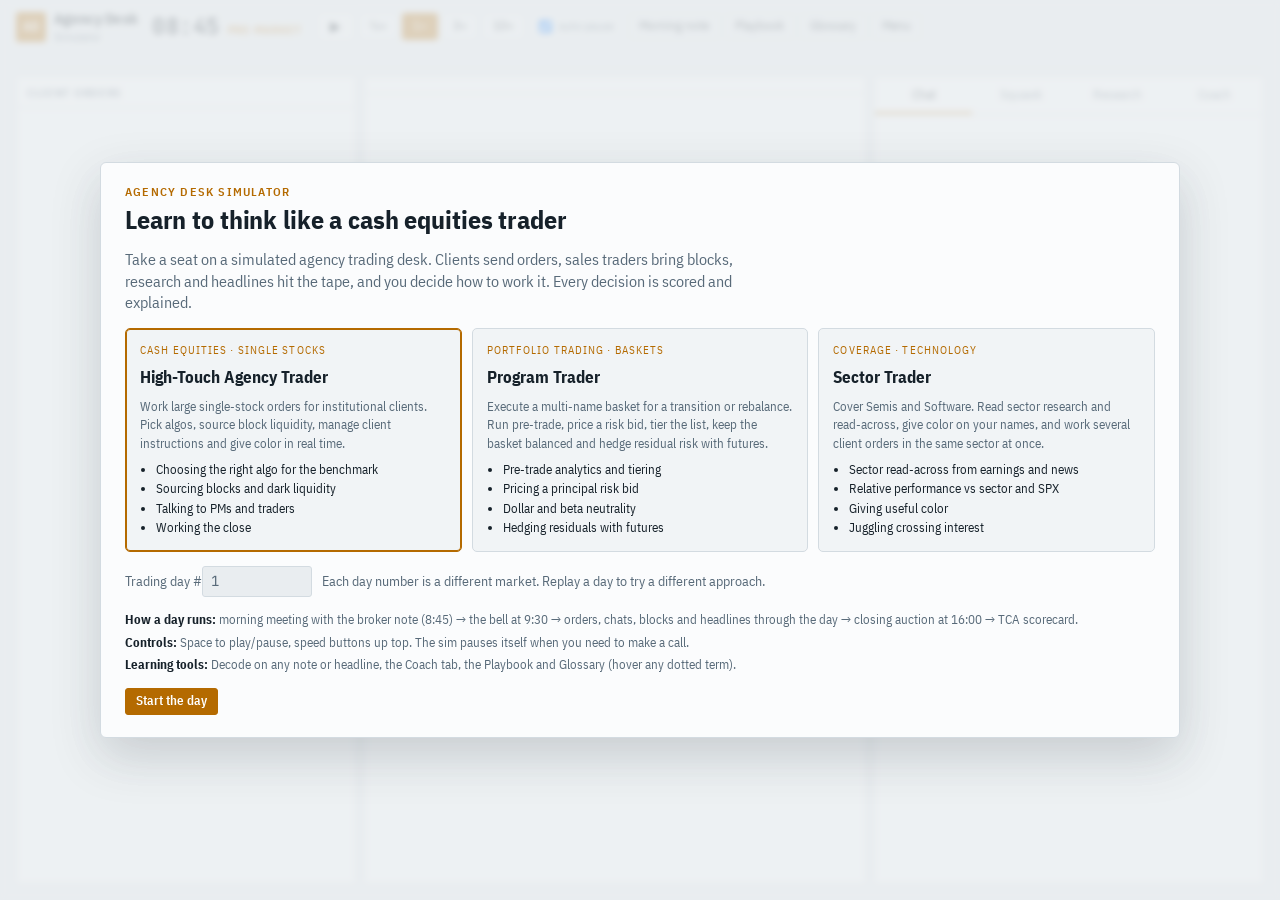
<file: trading-desk-sim/index.html>
<!doctype html>
<html lang="en">
<head>
<meta charset="utf-8">
<title>Agency Desk Simulator</title>
<meta name="claude:viewport-fit-sides" content="cover">
<meta name="viewport" content="width=device-width, initial-scale=1, viewport-fit=cover">
<link rel="preconnect" href="https://fonts.googleapis.com">
<link rel="preconnect" href="https://fonts.gstatic.com" crossorigin>
<link rel="stylesheet" href="https://fonts.googleapis.com/css2?family=IBM+Plex+Sans+Condensed:wght@400;500;600;700&family=JetBrains+Mono:wght@400;500;700&family=Source+Serif+4:opsz,wght@8..60,400;8..60,600&display=swap">
<link rel="stylesheet" href="styles.css">

</head>
<body>
<div id="app" data-view="stock">
  <header class="top">
    <div class="brand"><span class="mark">AD</span><div><b>Agency Desk</b><small id="roleChip">Simulator</small></div></div>
    <div class="clockbox">
      <div id="clock" class="clock">08:45</div>
      <div class="phase" id="phase">PRE-MARKET</div>
    </div>
    <div class="ctrls" role="group" aria-label="Simulation speed">
      <button id="btnPlay" class="btn play" title="Play / pause (Space)">▶</button>
      <button class="btn spd" data-spd="1.5" title="15 sim seconds per second">¼×</button>
      <button class="btn spd on" data-spd="6" title="1 sim minute per second">1×</button>
      <button class="btn spd" data-spd="18" title="3 sim minutes per second">3×</button>
      <button class="btn spd" data-spd="60" title="10 sim minutes per second">10×</button>
      <label class="ap" title="Pause automatically when a client or sales trader needs an answer"><input type="checkbox" id="autoPause" checked> auto-pause</label>
    </div>
    <div class="mstrip" id="mstrip"></div>
    <div class="topbtns">
      <button class="btn ghost" data-open="notes">Morning note</button>
      <button class="btn ghost" data-open="playbook">Playbook</button>
      <button class="btn ghost" data-open="glossary">Glossary</button>
      <button class="btn ghost" id="btnMenu">Menu</button>
    </div>
  </header>

  <main class="desk">
    <section class="col left panel" data-pane="orders">
      <div class="ph"><h2 id="leftTitle">Client orders</h2><span class="sub" id="leftSub"></span></div>
      <div id="basketBox" hidden></div>
      <div id="blotter" class="blotter"></div>
    </section>

    <section class="col center" data-pane="stock">
      <div class="panel stockpanel">
        <div class="sthead" id="sthead"></div>
        <div class="chartwrap"><canvas id="chart" aria-label="Intraday price chart"></canvas><div class="legend" id="legend"></div></div>
        <div class="bt">
          <div class="book"><div class="ph sm"><h3>Level 2</h3><span class="sub" id="bookSub"></span></div><div id="book"></div></div>
          <div class="tape"><div class="ph sm"><h3>Time &amp; sales</h3><span class="sub" id="aggSub"></span></div><div id="aggbar" class="aggbar"><i></i></div><div id="tape"></div></div>
        </div>
      </div>
      <div class="panel ticketpanel" id="ticket"></div>
    </section>

    <section class="col right panel" data-pane="feed">
      <nav class="tabs" role="tablist">
        <button class="tab on" data-tab="chat">Chat <i id="bChat"></i></button>
        <button class="tab" data-tab="news">Squawk <i id="bNews"></i></button>
        <button class="tab" data-tab="notes">Research</button>
        <button class="tab" data-tab="coach">Coach <i id="bCoach"></i></button>
      </nav>
      <div class="tabbody" id="tab-chat"></div>
      <div class="tabbody" id="tab-news" hidden></div>
      <div class="tabbody" id="tab-notes" hidden></div>
      <div class="tabbody" id="tab-coach" hidden></div>
    </section>

    <section class="col watch panel" data-pane="market">
      <div class="ph"><h2>Market monitor</h2><span class="sub">Click a name to load it</span></div>
      <div id="sectors" class="sectors"></div>
      <div class="wlwrap"><table class="wl" id="wl"><thead><tr><th>Tkr</th><th>Last</th><th>Chg</th><th title="Move vs its sector">vs Sec</th><th title="Volume vs normal for this time of day">RVol</th><th title="Quoted spread in bps">Spr</th><th title="Share of volume printing at the offer">Buy%</th><th title="Closing imbalance (from 15:50)">Imb</th></tr></thead><tbody></tbody></table></div>
    </section>
  </main>

  <nav class="mnav" aria-label="Panels">
    <button data-view="orders">Orders</button><button data-view="stock" class="on">Stock</button><button data-view="feed">Chat &amp; news</button><button data-view="market">Market</button>
  </nav>
</div>

<!-- Overlays -->
<div class="ov" id="ovHome" hidden></div>
<div class="ov" id="ovMorning" hidden></div>
<div class="ov" id="ovPretrade" hidden></div>
<div class="ov" id="ovDecision" hidden></div>
<div class="ov" id="ovDecode" hidden></div>
<div class="ov" id="ovEod" hidden></div>
<div class="ov" id="ovMenu" hidden></div>
<aside class="drawer" id="drawer" hidden></aside>
<div class="tip" id="gtip" hidden></div>
<div class="toast" id="toast" hidden></div>

<script src="js/util.js"></script>
<script src="js/data.js"></script>
<script src="js/market.js"></script>
<script src="js/orders.js"></script>
<script src="js/desk.js"></script>
<script src="js/notes.js"></script>
<script src="js/guides.js"></script>
<script src="js/pt.js"></script>
<script src="js/scenarios.js"></script>
<script src="js/coach.js"></script>
<script src="js/tca.js"></script>
<script src="js/ui.js"></script>
<script src="js/app.js"></script>
</body>
</html>
</file>
<file: trading-desk-sim/styles.css>
/* Layout: a three-column trading desk (orders | stock + ticket | chat/news) over a market monitor.
   Dark-first terminal palette: slate ink with a single amber accent; green/red are semantic only. */
:root {
  --bg: #0d1317;
  --panel: #131b21;
  --panel2: #18222a;
  --line: #233039;
  --ink: #dde5ec;
  --mute: #8597a6;
  --faint: #56687a;
  --accent: #f0a63a;
  --accent-ink: #1a1206;
  --up: #3cc08f;
  --dn: #f06966;
  --info: #6aaeea;
  --warn: #e9b949;
  --you: #b892ff;
  --shadow: 0 18px 50px rgba(0, 0, 0, .45);
  --f-ui: 'IBM Plex Sans Condensed', 'Arial Narrow', 'Helvetica Neue', Arial, sans-serif;
  --f-num: 'JetBrains Mono', ui-monospace, 'SFMono-Regular', Menlo, Consolas, monospace;
  --f-note: 'Source Serif 4', Georgia, 'Times New Roman', serif;
  color-scheme: dark;
}
@media (prefers-color-scheme: light) {
  :root:not([data-theme="dark"]) {
    --bg: #e9edf0; --panel: #fbfcfd; --panel2: #f1f4f6; --line: #d3dbe1; --ink: #16212a; --mute: #586a79; --faint: #8796a3;
    --accent: #b46a00; --accent-ink: #ffffff; --up: #0f8a5b; --dn: #c73a37; --info: #2a68ae; --warn: #9a6a00; --you: #6b3fd0;
    --shadow: 0 18px 50px rgba(20, 33, 43, .18); color-scheme: light;
  }
}
:root[data-theme="light"] {
  --bg: #e9edf0; --panel: #fbfcfd; --panel2: #f1f4f6; --line: #d3dbe1; --ink: #16212a; --mute: #586a79; --faint: #8796a3;
  --accent: #b46a00; --accent-ink: #ffffff; --up: #0f8a5b; --dn: #c73a37; --info: #2a68ae; --warn: #9a6a00; --you: #6b3fd0;
  --shadow: 0 18px 50px rgba(20, 33, 43, .18); color-scheme: light;
}

* { box-sizing: border-box; }
[hidden] { display: none !important; }
html, body { height: 100%; }
body { margin: 0; background: var(--bg); color: var(--ink); font: 14px/1.4 var(--f-ui); -webkit-font-smoothing: antialiased; }
button, input, select { font: inherit; color: inherit; }
button { cursor: pointer; }
:focus-visible { outline: 2px solid var(--accent); outline-offset: 1px; }
.num, td, .clock { font-variant-numeric: tabular-nums; }
.up { color: var(--up); } .dn { color: var(--dn); } .muted { color: var(--mute); }
h2, h3 { margin: 0; font-weight: 600; letter-spacing: .06em; text-transform: uppercase; font-size: 11.5px; color: var(--mute); }

#app { height: 100%; display: grid; grid-template-rows: auto 1fr auto; padding-left: max(16px, env(safe-area-inset-left, 0px)); padding-right: max(16px, env(safe-area-inset-right, 0px)); padding-block: 0 8px; gap: 8px; }

/* ---------- Top bar ---------- */
.top { display: flex; align-items: center; gap: 14px; padding-block: 8px; border-bottom: 1px solid var(--line); flex-wrap: wrap; min-width: 0; }
.brand { display: flex; align-items: center; gap: 8px; }
.brand .mark { width: 30px; height: 30px; display: grid; place-items: center; background: var(--accent); color: var(--accent-ink); font: 700 13px var(--f-num); border-radius: 3px; }
.brand b { display: block; font-size: 15px; letter-spacing: .02em; }
.brand small { display: block; color: var(--mute); font-size: 11.5px; }
.clockbox { display: flex; align-items: baseline; gap: 8px; }
.clock { font: 600 22px var(--f-num); letter-spacing: .02em; }
.phase { font-size: 11px; letter-spacing: .1em; color: var(--accent); font-weight: 600; }
.ctrls { display: flex; align-items: center; gap: 4px; }
.btn { border: 1px solid var(--line); background: var(--panel2); padding: 4px 10px; border-radius: 3px; font-size: 13px; line-height: 1.3; }
.btn:hover { border-color: var(--faint); }
.btn.on { background: var(--accent); color: var(--accent-ink); border-color: var(--accent); }
.btn.play { min-width: 38px; font-size: 14px; }
.btn.play.running { background: var(--up); color: #04150e; border-color: var(--up); }
.btn.ghost { background: transparent; }
.btn.pri { background: var(--accent); color: var(--accent-ink); border-color: var(--accent); font-weight: 600; }
.btn.pri:disabled { opacity: .5; cursor: not-allowed; }
.btn.sm { padding: 2px 7px; font-size: 12px; }
.btn.buy { border-color: var(--up); color: var(--up); }
.btn.sell { border-color: var(--dn); color: var(--dn); }
.ap { font-size: 12px; color: var(--mute); display: flex; gap: 4px; align-items: center; margin-left: 6px; }
.mstrip { display: flex; gap: 14px; flex: 1; min-width: 0; overflow: hidden; font-family: var(--f-num); font-size: 12px; }
.mstrip div { white-space: nowrap; }
.mstrip span { color: var(--mute); margin-right: 4px; font-family: var(--f-ui); }
.topbtns { display: flex; gap: 4px; }

/* ---------- Desk grid ---------- */
.desk { display: grid; grid-template-columns: minmax(290px, 340px) minmax(0, 1fr) minmax(320px, 390px); grid-template-rows: minmax(0, 1fr) minmax(170px, 30%); gap: 8px; min-height: 0; }
.col { min-width: 0; min-height: 0; }
.left { grid-row: 1 / 3; }
.center { display: flex; flex-direction: column; gap: 8px; }
.right { grid-row: 1 / 3; grid-column: 3; display: flex; flex-direction: column; }
.watch { grid-column: 2; grid-row: 2; display: flex; flex-direction: column; }
.panel { background: var(--panel); border: 1px solid var(--line); border-radius: 4px; min-height: 0; overflow: hidden; }
.left { display: flex; flex-direction: column; }
.ph { display: flex; align-items: baseline; justify-content: space-between; gap: 8px; padding: 8px 10px 6px; border-bottom: 1px solid var(--line); }
.ph.sm { padding: 5px 8px 4px; }
.sub { color: var(--faint); font-size: 11.5px; }

/* Blotter */
.blotter { overflow-y: auto; flex: 1; }
.ord { padding: 9px 10px; border-bottom: 1px solid var(--line); cursor: pointer; display: grid; gap: 4px; }
.ord:hover { background: var(--panel2); }
.ord.sel { background: var(--panel2); box-shadow: inset 3px 0 0 var(--accent); }
.ord .r1 { display: flex; align-items: baseline; gap: 6px; }
.side { font: 700 11px var(--f-num); padding: 1px 5px; border-radius: 2px; }
.side.b { background: color-mix(in srgb, var(--up) 18%, transparent); color: var(--up); }
.side.s { background: color-mix(in srgb, var(--dn) 18%, transparent); color: var(--dn); }
.ord .tk { font: 700 14px var(--f-num); }
.ord .q { font-family: var(--f-num); color: var(--mute); font-size: 12px; }
.ord .st { margin-left: auto; font-size: 11px; text-transform: uppercase; letter-spacing: .06em; color: var(--mute); }
.ord .st.new { color: var(--accent); }
.ord .st.working { color: var(--info); }
.ord .st.done { color: var(--up); }
.ord .cl { font-size: 12px; color: var(--mute); white-space: nowrap; overflow: hidden; text-overflow: ellipsis; }
.prog { height: 5px; background: var(--panel2); border-radius: 3px; position: relative; overflow: hidden; }
.prog i { position: absolute; inset: 0 auto 0 0; background: var(--info); }
.prog b { position: absolute; top: -1px; bottom: -1px; width: 2px; background: var(--accent); }
.ord .r3 { display: flex; gap: 10px; font: 11.5px var(--f-num); color: var(--mute); flex-wrap: wrap; }
.ord .r3 em { font-style: normal; }
.empty { padding: 26px 14px; color: var(--mute); text-align: center; font-size: 13px; }

/* Stock panel */
.stockpanel { flex: 1; display: flex; flex-direction: column; min-height: 0; }
.sthead { display: flex; align-items: baseline; gap: 12px; padding: 8px 10px; border-bottom: 1px solid var(--line); flex-wrap: wrap; }
.sthead .tk { font: 700 18px var(--f-num); }
.sthead .nm { color: var(--mute); font-size: 12.5px; }
.sthead .px { font: 600 18px var(--f-num); }
.sthead .kv { font: 12px var(--f-num); color: var(--mute); }
.sthead .kv b { color: var(--ink); font-weight: 500; }
.chartwrap { position: relative; flex: 1; min-height: 140px; }
#chart { position: absolute; inset: 0; width: 100%; height: 100%; }
.legend { position: absolute; top: 6px; left: 10px; display: flex; gap: 10px; font: 11px var(--f-num); color: var(--mute); pointer-events: none; flex-wrap: wrap; }
.legend i { display: inline-block; width: 10px; height: 2px; vertical-align: middle; margin-right: 4px; }
.bt { display: grid; grid-template-columns: 1fr 1fr; border-top: 1px solid var(--line); height: 190px; min-height: 0; }
.book, .tape { min-width: 0; display: flex; flex-direction: column; min-height: 0; }
.book { border-right: 1px solid var(--line); }
#book, #tape { overflow: hidden; font: 12px var(--f-num); flex: 1; }
.brow { display: grid; grid-template-columns: 1fr 1fr 1fr 1fr; padding: 1px 8px; position: relative; }
.brow span { position: relative; z-index: 1; }
.brow .bq, .brow .bp { color: var(--up); }
.brow .ap2, .brow .aq { color: var(--dn); text-align: right; }
.brow .bp { text-align: right; padding-right: 6px; }
.brow .ap2 { text-align: left; padding-left: 6px; }
.brow i { position: absolute; top: 1px; bottom: 1px; opacity: .14; }
.brow i.l { right: 50%; background: var(--up); }
.brow i.r { left: 50%; background: var(--dn); }
.trow { display: grid; grid-template-columns: 62px 1fr 1fr 48px; padding: 1px 8px; gap: 4px; }
.trow.a1 .tp { color: var(--up); }
.trow.a-1 .tp { color: var(--dn); }
.trow.blk { background: color-mix(in srgb, var(--accent) 14%, transparent); font-weight: 700; }
.trow.mine { color: var(--you); }
.trow .tv { color: var(--faint); text-align: right; }
.trow .tq { text-align: right; }
.aggbar { height: 4px; background: var(--dn); margin: 0 8px 3px; border-radius: 2px; overflow: hidden; opacity: .9; }
.aggbar i { display: block; height: 100%; background: var(--up); width: 50%; }

/* Ticket */
.ticketpanel { flex: 0 0 auto; padding: 8px 10px; display: grid; gap: 8px; max-height: 46%; overflow-y: auto; }
.tk-head { display: flex; align-items: baseline; gap: 8px; flex-wrap: wrap; }
.tk-head .instr { color: var(--mute); font-size: 12.5px; flex-basis: 100%; }
.algos { display: flex; gap: 4px; flex-wrap: wrap; }
.algos button { border: 1px solid var(--line); background: var(--panel2); padding: 3px 9px; border-radius: 3px; font-size: 12.5px; }
.algos button.on { border-color: var(--accent); color: var(--accent); box-shadow: inset 0 -2px 0 var(--accent); }
.fields { display: flex; gap: 8px; flex-wrap: wrap; align-items: end; }
.fields label { display: grid; gap: 2px; font-size: 11px; color: var(--mute); text-transform: uppercase; letter-spacing: .05em; }
.fields input, .fields select { background: var(--bg); border: 1px solid var(--line); border-radius: 3px; padding: 4px 6px; width: 100px; font: 13px var(--f-num); }
.fields input[type=number] { width: 92px; }
.adesc { font-size: 12.5px; color: var(--mute); }
.est { font: 12px var(--f-num); color: var(--mute); display: flex; gap: 14px; flex-wrap: wrap; }
.est b { color: var(--ink); font-weight: 500; }
.kids { display: grid; gap: 3px; }
.kid { display: grid; grid-template-columns: 90px 1fr 70px 56px; gap: 8px; align-items: center; font: 12px var(--f-num); padding: 3px 6px; background: var(--panel2); border-radius: 3px; }
.kid .kt { font-family: var(--f-ui); font-weight: 600; }
.kid .ks { color: var(--mute); font-size: 11px; text-transform: uppercase; }
.msg { font-size: 12.5px; padding: 4px 8px; border-radius: 3px; }
.msg.err { color: var(--dn); background: color-mix(in srgb, var(--dn) 12%, transparent); }
.msg.ok { color: var(--up); background: color-mix(in srgb, var(--up) 12%, transparent); }

/* Tabs */
.tabs { display: flex; border-bottom: 1px solid var(--line); }
.tab { flex: 1; background: none; border: 0; padding: 9px 4px 8px; color: var(--mute); font-size: 13px; border-bottom: 2px solid transparent; }
.tab.on { color: var(--ink); border-bottom-color: var(--accent); }
.tab i { font-style: normal; font: 600 10.5px var(--f-num); background: var(--accent); color: var(--accent-ink); border-radius: 8px; padding: 0 5px; margin-left: 3px; }
.tab i:empty { display: none; }
.tab.flash { animation: fl 1s ease 2; }
@keyframes fl { 50% { background: color-mix(in srgb, var(--accent) 20%, transparent); } }
.tabbody { flex: 1; overflow-y: auto; padding: 8px 10px; display: flex; flex-direction: column; gap: 8px; min-height: 0; }

/* Chat */
.cm { display: grid; gap: 3px; max-width: 100%; }
.cm .who { font-size: 11.5px; color: var(--mute); display: flex; gap: 6px; }
.cm .who b { color: var(--ink); font-weight: 600; }
.cm .who .ct { margin-left: auto; font-family: var(--f-num); color: var(--faint); }
.cm .bub { background: var(--panel2); border: 1px solid var(--line); padding: 7px 9px; border-radius: 4px; font-size: 13.5px; }
.cm.k-client .bub { border-left: 3px solid var(--info); }
.cm.k-sales .bub { border-left: 3px solid var(--accent); }
.cm.k-me { justify-items: end; }
.cm.k-me .bub { background: color-mix(in srgb, var(--accent) 12%, var(--panel2)); }
.cm.k-system .bub { background: transparent; border-style: dashed; color: var(--mute); font-size: 12.5px; }
.choices { display: grid; gap: 4px; margin-top: 2px; }
.choices button { text-align: left; background: var(--bg); border: 1px solid var(--line); padding: 6px 8px; border-radius: 3px; font-size: 13px; }
.choices button:hover { border-color: var(--accent); }
.fb { font-size: 12.5px; padding: 6px 8px; border-radius: 3px; border: 1px solid var(--line); }
.fb.good { border-color: color-mix(in srgb, var(--up) 50%, transparent); }
.fb.bad { border-color: color-mix(in srgb, var(--dn) 50%, transparent); }
.fb b { display: block; margin-bottom: 2px; }
.fb .best { color: var(--mute); margin-top: 3px; }

/* News + notes */
.nitem { border-bottom: 1px solid var(--line); padding-bottom: 8px; display: grid; gap: 4px; }
.nitem .nh { display: flex; gap: 8px; align-items: baseline; }
.nitem .nt { font: 11.5px var(--f-num); color: var(--faint); }
.nitem .cat { font-size: 10.5px; letter-spacing: .08em; text-transform: uppercase; color: var(--accent); }
.nitem .hd { font-weight: 600; font-size: 13.5px; }
.nitem.sq .hd { font-family: var(--f-num); font-size: 12.5px; font-weight: 500; text-transform: uppercase; }
.nitem .bd { font-family: var(--f-note); font-size: 14px; color: var(--ink); line-height: 1.45; }
.nitem .act { display: flex; gap: 6px; align-items: center; }
.mine-tag { font-size: 10.5px; color: var(--you); border: 1px solid var(--you); border-radius: 2px; padding: 0 4px; }
.tipi { border-left: 3px solid var(--info); padding: 5px 8px; background: var(--panel2); border-radius: 0 3px 3px 0; font-size: 13px; }
.tipi.warn { border-left-color: var(--warn); }
.tipi.bad { border-left-color: var(--dn); }
.tipi .nt { font: 11px var(--f-num); color: var(--faint); margin-right: 6px; }
.sec-h { font-size: 11px; letter-spacing: .08em; text-transform: uppercase; color: var(--mute); margin-top: 6px; }

/* Market monitor */
.sectors { display: flex; gap: 4px; padding: 6px 8px; flex-wrap: wrap; border-bottom: 1px solid var(--line); }
.secc { font: 11.5px var(--f-num); padding: 2px 6px; border-radius: 2px; border: 1px solid var(--line); }
.secc span { font-family: var(--f-ui); color: var(--mute); margin-right: 4px; }
.wlwrap { overflow: auto; flex: 1; min-height: 0; }
table.wl { width: 100%; border-collapse: collapse; font: 12px var(--f-num); }
table.wl th { position: sticky; top: 0; background: var(--panel); text-align: right; font: 600 10.5px var(--f-ui); letter-spacing: .06em; text-transform: uppercase; color: var(--mute); padding: 4px 6px; border-bottom: 1px solid var(--line); }
table.wl td { text-align: right; padding: 2px 6px; border-bottom: 1px solid color-mix(in srgb, var(--line) 50%, transparent); white-space: nowrap; }
table.wl th:first-child, table.wl td:first-child { text-align: left; }
table.wl tr { cursor: pointer; }
table.wl tr:hover td { background: var(--panel2); }
table.wl tr.sel td { background: color-mix(in srgb, var(--accent) 10%, transparent); }
table.wl tr.has td:first-child { color: var(--you); font-weight: 700; }
.mini { border-collapse: collapse; font: 12.5px var(--f-num); margin: 6px 0; }
.mini th { font: 600 11px var(--f-ui); color: var(--mute); padding: 2px 8px 2px 0; text-align: left; }
.mini td { padding: 2px 14px 2px 0; }
.secbars { display: grid; grid-template-columns: repeat(auto-fill, minmax(130px, 1fr)); gap: 3px 12px; font-size: 12.5px; margin: 6px 0; }
.secbars div { display: flex; justify-content: space-between; border-bottom: 1px dotted var(--line); }
.secbars b { font: 500 12.5px var(--f-num); }

/* Basket panel */
.bsum { padding: 8px 10px; display: grid; gap: 6px; border-bottom: 1px solid var(--line); }
.bsum .row { display: flex; justify-content: space-between; font: 12px var(--f-num); gap: 8px; }
.bsum .row span { font-family: var(--f-ui); color: var(--mute); }
.bsum .pbar { display: grid; grid-template-columns: 40px 1fr 40px; gap: 6px; align-items: center; font: 11.5px var(--f-num); }
.bsum .pbar .prog i { background: var(--up); }
.bsum .pbar.s .prog i { background: var(--dn); }
.bsum .futs { display: flex; gap: 4px; align-items: center; flex-wrap: wrap; font-size: 12px; }
.bsel { display: flex; gap: 4px; flex-wrap: wrap; padding: 6px 10px; border-bottom: 1px solid var(--line); font-size: 12px; align-items: center; }
.secres { display: grid; gap: 2px; }
.secres div { display: grid; grid-template-columns: 70px 1fr 62px; gap: 6px; align-items: center; font: 11px var(--f-num); }
.secres .zb { height: 6px; position: relative; background: var(--panel2); }
.secres .zb i { position: absolute; top: 0; bottom: 0; }
.ord.pt { grid-template-columns: 18px 1fr; column-gap: 6px; padding: 6px 10px; }
.ord.pt > input { grid-row: 1 / span 3; grid-column: 1; margin-top: 3px; }
.ord.pt > :not(input) { grid-column: 2; }

/* Overlays */
.ov { position: fixed; inset: 0; background: color-mix(in srgb, var(--bg) 78%, transparent); backdrop-filter: blur(3px); z-index: 50; display: grid; place-items: center; padding: max(16px, env(safe-area-inset-top, 0px)) max(16px, env(safe-area-inset-right, 0px)) max(16px, env(safe-area-inset-bottom, 0px)) max(16px, env(safe-area-inset-left, 0px)); overflow-y: auto; }
.ov[hidden] { display: none !important; }
.card { background: var(--panel); border: 1px solid var(--line); border-radius: 6px; box-shadow: var(--shadow); width: min(780px, 100%); max-height: calc(100vh - 32px); overflow-y: auto; padding: 22px 24px; display: grid; gap: 14px; }
.card.wide { width: min(1080px, 100%); }
.card h1 { margin: 0; font-size: 26px; line-height: 1.15; text-wrap: balance; letter-spacing: -.005em; }
.card h1 small { display: block; font-size: 12px; letter-spacing: .1em; text-transform: uppercase; color: var(--accent); margin-bottom: 6px; font-weight: 600; }
.card h4 { margin: 0; font-size: 12px; text-transform: uppercase; letter-spacing: .08em; color: var(--mute); }
.card p { margin: 0; max-width: 70ch; }
.card .lead { font-size: 15.5px; color: var(--mute); }
.roles { display: grid; grid-template-columns: repeat(auto-fit, minmax(220px, 1fr)); gap: 10px; }
.role { text-align: left; background: var(--panel2); border: 1px solid var(--line); border-radius: 5px; padding: 14px; display: grid; gap: 8px; align-content: start; }
.role:hover, .role.on { border-color: var(--accent); }
.role.on { box-shadow: inset 0 0 0 1px var(--accent); }
.role .k { font-size: 11px; letter-spacing: .1em; text-transform: uppercase; color: var(--accent); }
.role b { font-size: 17px; }
.role p { font-size: 13px; color: var(--mute); }
.role ul { margin: 0; padding-left: 16px; font-size: 12.5px; display: grid; gap: 2px; }
.rowf { display: flex; gap: 10px; align-items: center; flex-wrap: wrap; }
.rowf input { background: var(--bg); border: 1px solid var(--line); border-radius: 3px; padding: 5px 8px; width: 110px; font-family: var(--f-num); }
.hist { font: 12px var(--f-num); color: var(--mute); }
.note { border: 1px solid var(--line); border-radius: 4px; padding: 12px 14px; display: grid; gap: 6px; background: var(--panel2); }
.note .cat { font-size: 10.5px; letter-spacing: .1em; text-transform: uppercase; color: var(--accent); font-weight: 600; }
.note .hd { font-weight: 600; font-size: 15px; }
.note .bd { font-family: var(--f-note); font-size: 15px; line-height: 1.5; }
.howread { border-top: 1px dashed var(--line); padding-top: 6px; }
.howread summary { cursor: pointer; font-size: 12.5px; font-weight: 600; color: var(--accent); list-style: none; display: inline-flex; gap: 6px; align-items: center; }
.howread summary::-webkit-details-marker { display: none; }
.howread summary::before { content: '▸'; transition: transform .15s; }
.howread[open] summary::before { transform: rotate(90deg); }
.hr-body { display: grid; gap: 4px; margin-top: 6px; font-size: 13.5px; max-width: 78ch; }
.hr-body h5 { margin: 6px 0 0; font-size: 11px; text-transform: uppercase; letter-spacing: .08em; color: var(--mute); }
.hr-body ul { margin: 0; padding-left: 18px; display: grid; gap: 3px; }
.hr-body b { color: var(--ink); }
.call { display: flex; gap: 6px; align-items: center; flex-wrap: wrap; font-size: 12.5px; color: var(--mute); }
.call button.on { border-color: var(--accent); color: var(--accent); }
.dec { display: grid; gap: 8px; font-size: 13.5px; }
.dec dt { font-size: 11px; text-transform: uppercase; letter-spacing: .08em; color: var(--accent); font-weight: 600; }
.dec dd { margin: 0 0 4px; max-width: 72ch; }
.dec dd.me { border-left: 3px solid var(--you); padding-left: 8px; }
.livechk { font: 12.5px var(--f-num); background: var(--bg); border: 1px solid var(--line); padding: 8px 10px; border-radius: 4px; }
.opts { display: grid; gap: 6px; }
.opts button { text-align: left; background: var(--panel2); border: 1px solid var(--line); border-radius: 4px; padding: 10px 12px; font-size: 14px; }
.opts button:hover:not(:disabled) { border-color: var(--accent); }
.opts button.pick { border-color: var(--accent); }
.opts button.best { border-color: var(--up); }
.opts button:disabled { cursor: default; }
.squawk { font: 13px var(--f-num); text-transform: uppercase; background: var(--bg); padding: 8px 10px; border-left: 3px solid var(--accent); }
.ctx p { margin: 0 0 8px; }
.tblw { overflow-x: auto; }
table.pt { border-collapse: collapse; width: 100%; font: 12px var(--f-num); }
table.pt th { text-align: right; font: 600 10.5px var(--f-ui); text-transform: uppercase; letter-spacing: .06em; color: var(--mute); padding: 4px 8px; border-bottom: 1px solid var(--line); white-space: nowrap; }
table.pt td { text-align: right; padding: 3px 8px; border-bottom: 1px solid color-mix(in srgb, var(--line) 50%, transparent); white-space: nowrap; }
table.pt th:first-child, table.pt td:first-child { text-align: left; }
.kpis { display: grid; grid-template-columns: repeat(auto-fit, minmax(140px, 1fr)); gap: 8px; }
.kpi { border: 1px solid var(--line); border-radius: 4px; padding: 8px 10px; background: var(--panel2); }
.kpi span { display: block; font-size: 11px; text-transform: uppercase; letter-spacing: .07em; color: var(--mute); }
.kpi b { font: 600 18px var(--f-num); }
.grade { font: 700 64px/1 var(--f-num); color: var(--accent); }
.howto { font-size: 13px; color: var(--mute); display: grid; gap: 4px; }
.howto b { color: var(--ink); }

/* Drawer */
.drawer { position: fixed; top: 0; right: 0; bottom: 0; width: min(560px, 100%); background: var(--panel); border-left: 1px solid var(--line); z-index: 60; box-shadow: var(--shadow); display: flex; flex-direction: column; padding-top: env(safe-area-inset-top, 0px); padding-bottom: env(safe-area-inset-bottom, 0px); padding-right: env(safe-area-inset-right, 0px); }
.drawer .dh { display: flex; justify-content: space-between; align-items: center; padding: 12px 16px; border-bottom: 1px solid var(--line); gap: 8px; }
.drawer .dh h2 { font-size: 13px; color: var(--ink); }
.drawer .db { overflow-y: auto; padding: 12px 18px 30px; display: grid; gap: 14px; }
.drawer .db h3 { font-size: 13px; color: var(--accent); text-transform: none; letter-spacing: 0; font-size: 15px; }
.drawer .db p { margin: 0; font-size: 14px; line-height: 1.55; max-width: 66ch; }
.drawer input[type=search] { width: 100%; background: var(--bg); border: 1px solid var(--line); border-radius: 3px; padding: 6px 8px; }
.gl dt { font-weight: 700; margin-top: 8px; }
.gl dd { margin: 2px 0 0; color: var(--mute); font-size: 13.5px; }

/* Glossary term tooltip */
.g { border-bottom: 1px dotted var(--accent); cursor: help; }
.tip { position: fixed; z-index: 80; max-width: 320px; background: var(--panel2); border: 1px solid var(--line); box-shadow: var(--shadow); padding: 8px 10px; font-size: 12.5px; border-radius: 4px; pointer-events: none; }
.tip b { display: block; color: var(--accent); margin-bottom: 2px; }
.toast { position: fixed; bottom: calc(18px + env(safe-area-inset-bottom, 0px)); left: 50%; transform: translateX(-50%); background: var(--panel2); border: 1px solid var(--accent); padding: 8px 14px; border-radius: 4px; z-index: 90; font-size: 13px; box-shadow: var(--shadow); max-width: calc(100% - 32px); }

.mnav { display: none; }

/* ---------- Responsive ---------- */
@media (max-width: 1500px) {
  .mstrip { order: 10; flex-basis: 100%; }
}
@media (max-width: 1180px) {
  .desk { grid-template-columns: minmax(260px, 300px) minmax(0, 1fr) minmax(290px, 340px); }
  .mstrip { order: 10; flex-basis: 100%; }
}
@media (max-width: 900px) {
  .top { gap: 8px; }
  .topbtns { flex-basis: 100%; overflow-x: auto; }
  .desk { grid-template-columns: minmax(0, 1fr); grid-template-rows: minmax(0, 1fr); }
  .desk > .col { display: none; grid-row: 1; grid-column: 1; }
  #app[data-view="orders"] .left, #app[data-view="stock"] .center, #app[data-view="feed"] .right, #app[data-view="market"] .watch { display: flex; }
  .mnav { display: flex; gap: 4px; padding-bottom: env(safe-area-inset-bottom, 0px); }
  .mnav button { flex: 1; background: var(--panel2); border: 1px solid var(--line); padding: 8px 4px; border-radius: 3px; font-size: 12.5px; }
  .mnav button.on { border-color: var(--accent); color: var(--accent); }
  .bt { height: 170px; }
  .ticketpanel { max-height: none; }
  .center { overflow-y: auto; }
  .stockpanel { flex: 0 0 auto; min-height: 420px; }
  .chartwrap { min-height: 200px; }
  .card { padding: 16px; }
}
@media (prefers-reduced-motion: reduce) { .tab.flash { animation: none; } }
</file>
